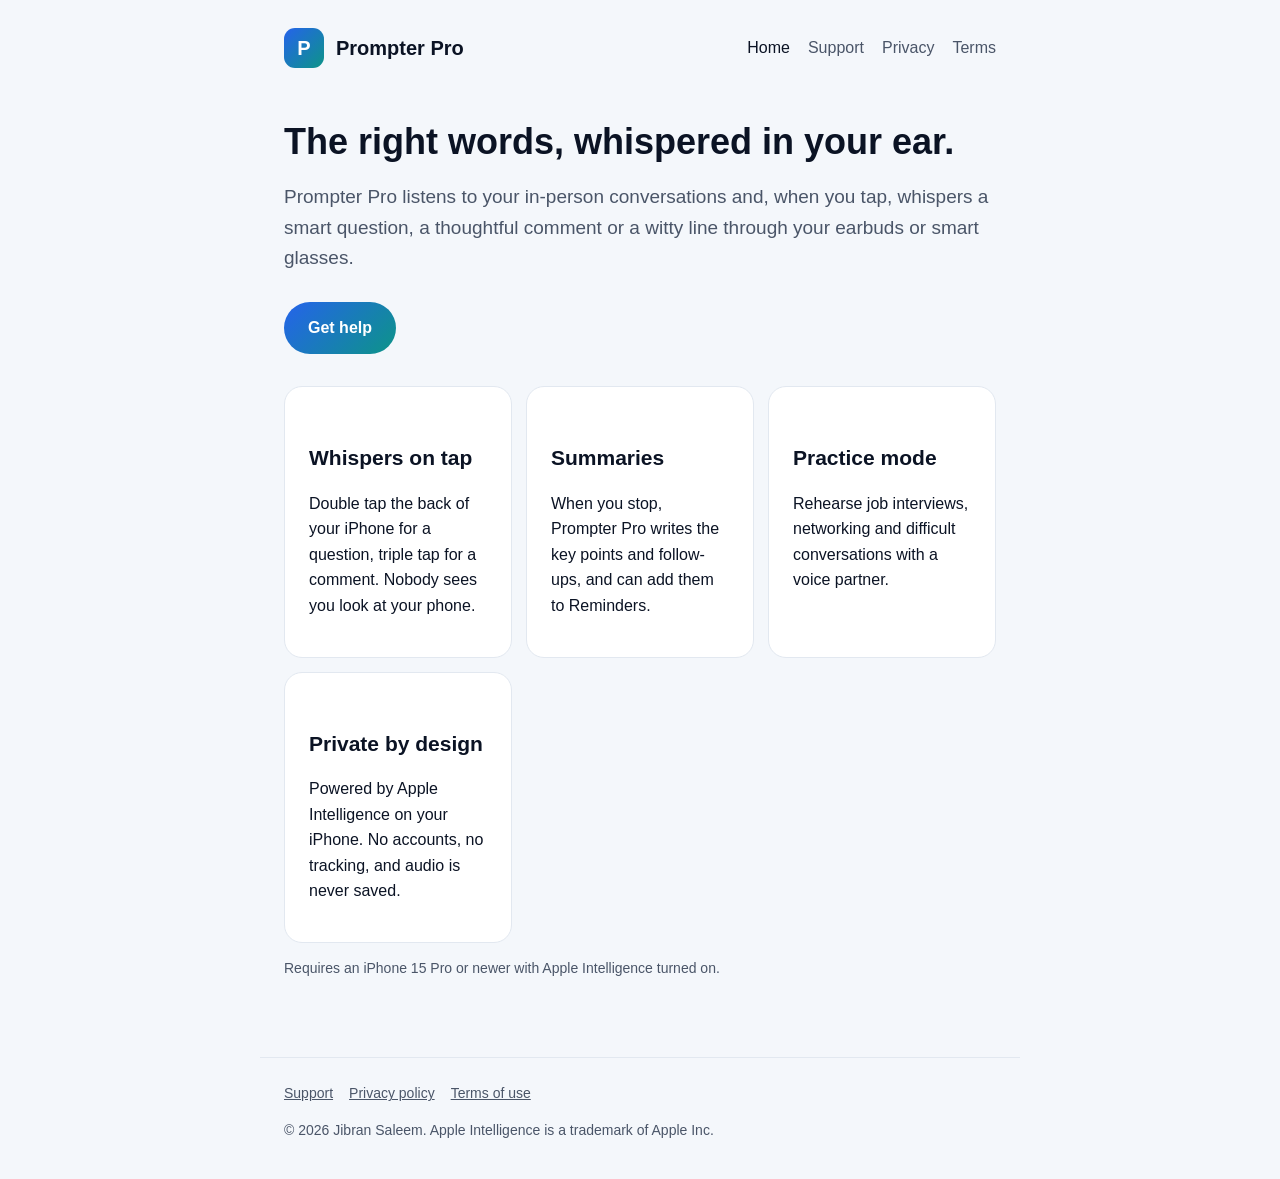
<file: index.html>
<!DOCTYPE html>
<html lang="en-GB">
<head>
<meta charset="utf-8">
<meta name="viewport" content="width=device-width, initial-scale=1">
<title>Prompter Pro: your quiet conversation coach</title>
<meta name="description" content="Prompter Pro whispers the right words in your ear during real conversations.">
<link rel="stylesheet" href="style.css">
</head>
<body>
<header>
  <a class="brand" href="index.html"><span class="logo">P</span>Prompter Pro</a>
  <nav><a href="index.html" class="active">Home</a><a href="support.html">Support</a><a href="privacy.html">Privacy</a><a href="terms.html">Terms</a></nav>
</header>
<main>
<h1>The right words, whispered in your ear.</h1>
<p class="lead">Prompter Pro listens to your in-person conversations and, when you tap, whispers a smart question, a thoughtful comment or a witty line through your earbuds or smart glasses.</p>
<a class="button" href="support.html">Get help</a>
<div class="features" style="margin-top:32px">
  <div class="card"><h2>Whispers on tap</h2><p>Double tap the back of your iPhone for a question, triple tap for a comment. Nobody sees you look at your phone.</p></div>
  <div class="card"><h2>Summaries</h2><p>When you stop, Prompter Pro writes the key points and follow-ups, and can add them to Reminders.</p></div>
  <div class="card"><h2>Practice mode</h2><p>Rehearse job interviews, networking and difficult conversations with a voice partner.</p></div>
  <div class="card"><h2>Private by design</h2><p>Powered by Apple Intelligence on your iPhone. No accounts, no tracking, and audio is never saved.</p></div>
</div>
<p class="small">Requires an iPhone 15 Pro or newer with Apple Intelligence turned on.</p>
</main>
<footer>
  <a href="support.html">Support</a><a href="privacy.html">Privacy policy</a><a href="terms.html">Terms of use</a>
  <p>&copy; 2026 Jibran Saleem. Apple Intelligence is a trademark of Apple Inc.</p>
</footer>
</body>
</html>
</file>
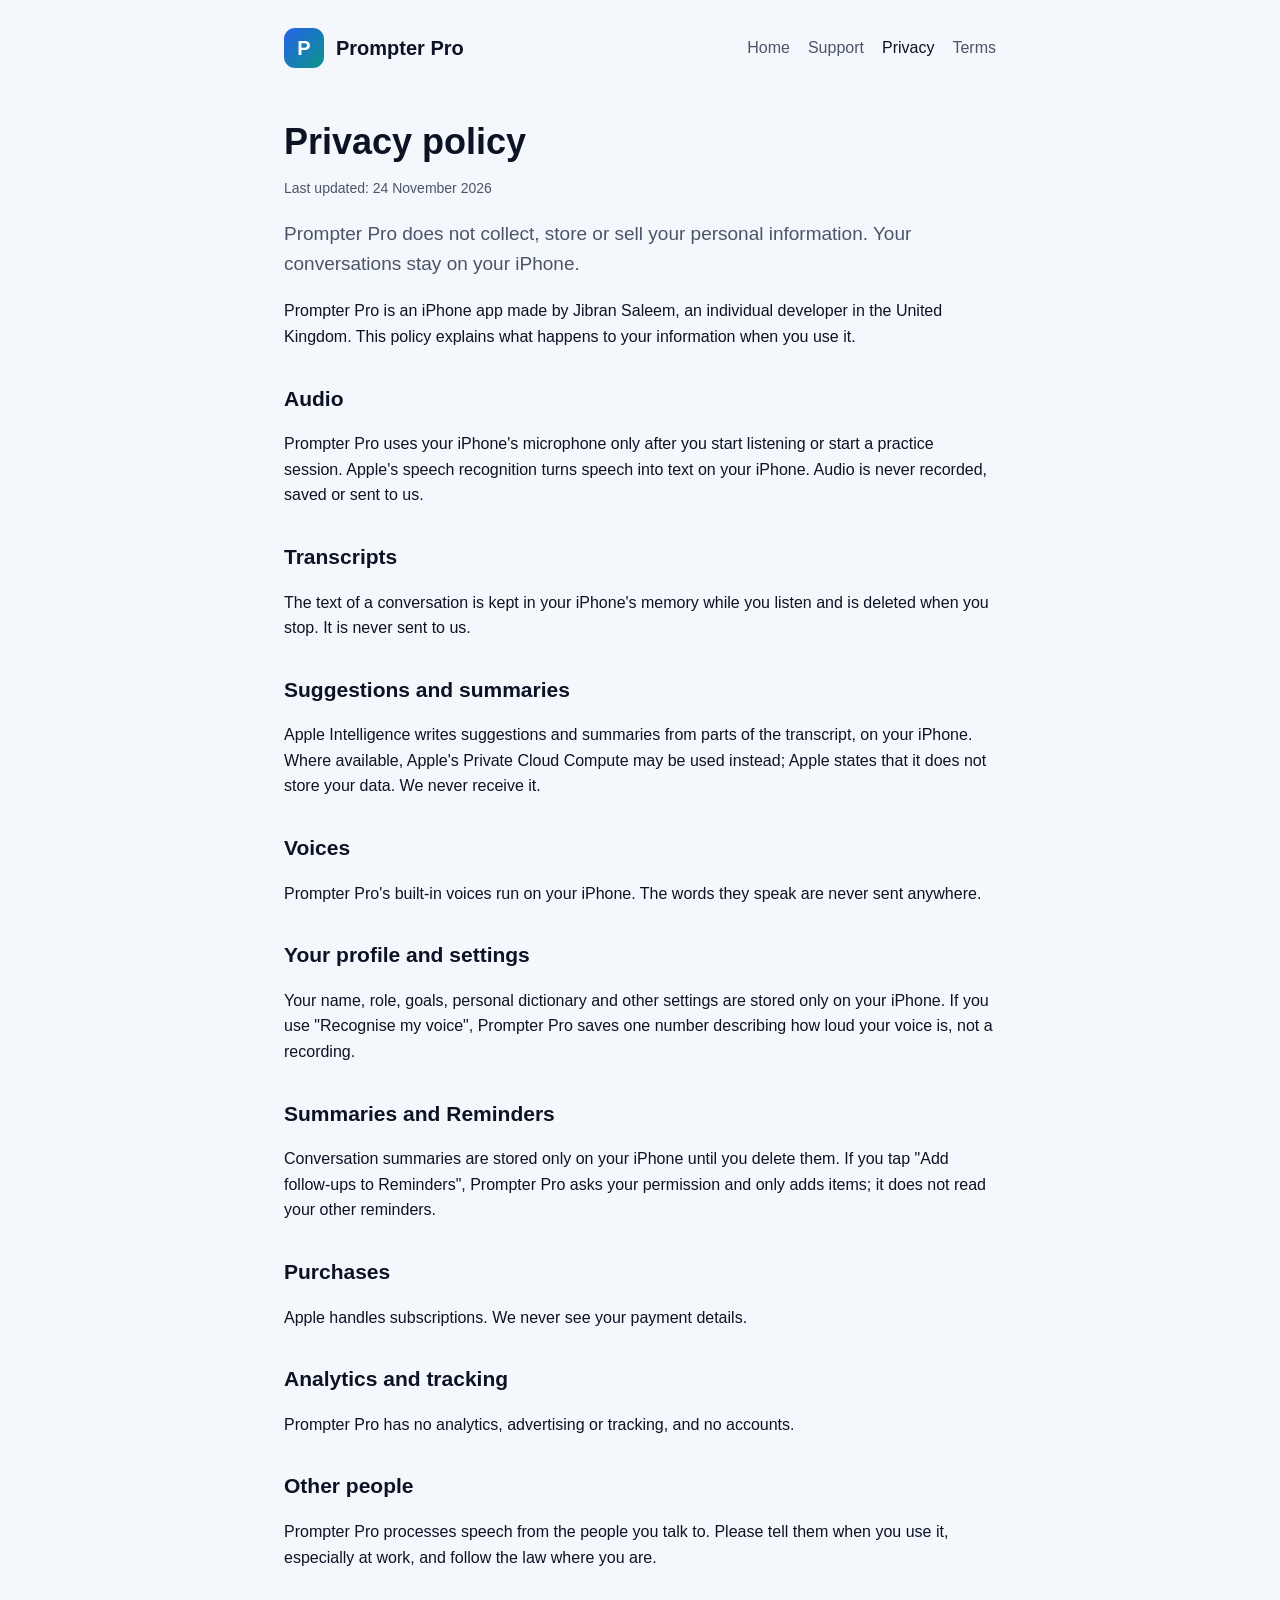
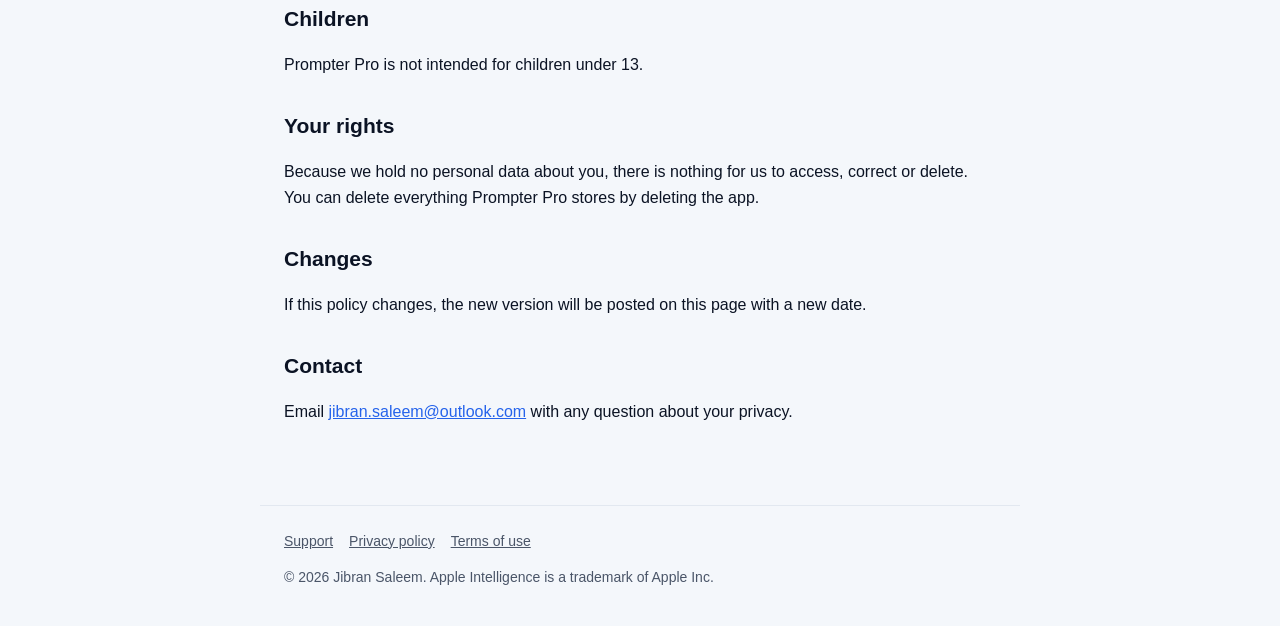
<file: privacy.html>
<!DOCTYPE html>
<html lang="en-GB">
<head>
<meta charset="utf-8">
<meta name="viewport" content="width=device-width, initial-scale=1">
<title>Privacy policy: Prompter Pro</title>
<meta name="description" content="Prompter Pro whispers the right words in your ear during real conversations.">
<link rel="stylesheet" href="style.css">
</head>
<body>
<header>
  <a class="brand" href="index.html"><span class="logo">P</span>Prompter Pro</a>
  <nav><a href="index.html">Home</a><a href="support.html">Support</a><a href="privacy.html" class="active">Privacy</a><a href="terms.html">Terms</a></nav>
</header>
<main>
<h1>Privacy policy</h1>
<p class="small">Last updated: 24 November 2026</p>
<p class="lead">Prompter Pro does not collect, store or sell your personal information. Your conversations stay on your iPhone.</p>
<p>Prompter Pro is an iPhone app made by Jibran Saleem, an individual developer in the United Kingdom. This policy explains what happens to your information when you use it.</p>
<h2>Audio</h2>
<p>Prompter Pro uses your iPhone's microphone only after you start listening or start a practice session. Apple's speech recognition turns speech into text on your iPhone. Audio is never recorded, saved or sent to us.</p>
<h2>Transcripts</h2>
<p>The text of a conversation is kept in your iPhone's memory while you listen and is deleted when you stop. It is never sent to us.</p>
<h2>Suggestions and summaries</h2>
<p>Apple Intelligence writes suggestions and summaries from parts of the transcript, on your iPhone. Where available, Apple's Private Cloud Compute may be used instead; Apple states that it does not store your data. We never receive it.</p>
<h2>Voices</h2>
<p>Prompter Pro's built-in voices run on your iPhone. The words they speak are never sent anywhere.</p>
<h2>Your profile and settings</h2>
<p>Your name, role, goals, personal dictionary and other settings are stored only on your iPhone. If you use "Recognise my voice", Prompter Pro saves one number describing how loud your voice is, not a recording.</p>
<h2>Summaries and Reminders</h2>
<p>Conversation summaries are stored only on your iPhone until you delete them. If you tap "Add follow-ups to Reminders", Prompter Pro asks your permission and only adds items; it does not read your other reminders.</p>
<h2>Purchases</h2>
<p>Apple handles subscriptions. We never see your payment details.</p>
<h2>Analytics and tracking</h2>
<p>Prompter Pro has no analytics, advertising or tracking, and no accounts.</p>
<h2>Other people</h2>
<p>Prompter Pro processes speech from the people you talk to. Please tell them when you use it, especially at work, and follow the law where you are.</p>
<h2>Children</h2>
<p>Prompter Pro is not intended for children under 13.</p>
<h2>Your rights</h2>
<p>Because we hold no personal data about you, there is nothing for us to access, correct or delete. You can delete everything Prompter Pro stores by deleting the app.</p>
<h2>Changes</h2>
<p>If this policy changes, the new version will be posted on this page with a new date.</p>
<h2>Contact</h2>
<p>Email <a href="mailto:jibran.saleem@outlook.com">jibran.saleem@outlook.com</a> with any question about your privacy.</p>
</main>
<footer>
  <a href="support.html">Support</a><a href="privacy.html">Privacy policy</a><a href="terms.html">Terms of use</a>
  <p>&copy; 2026 Jibran Saleem. Apple Intelligence is a trademark of Apple Inc.</p>
</footer>
</body>
</html>
</file>
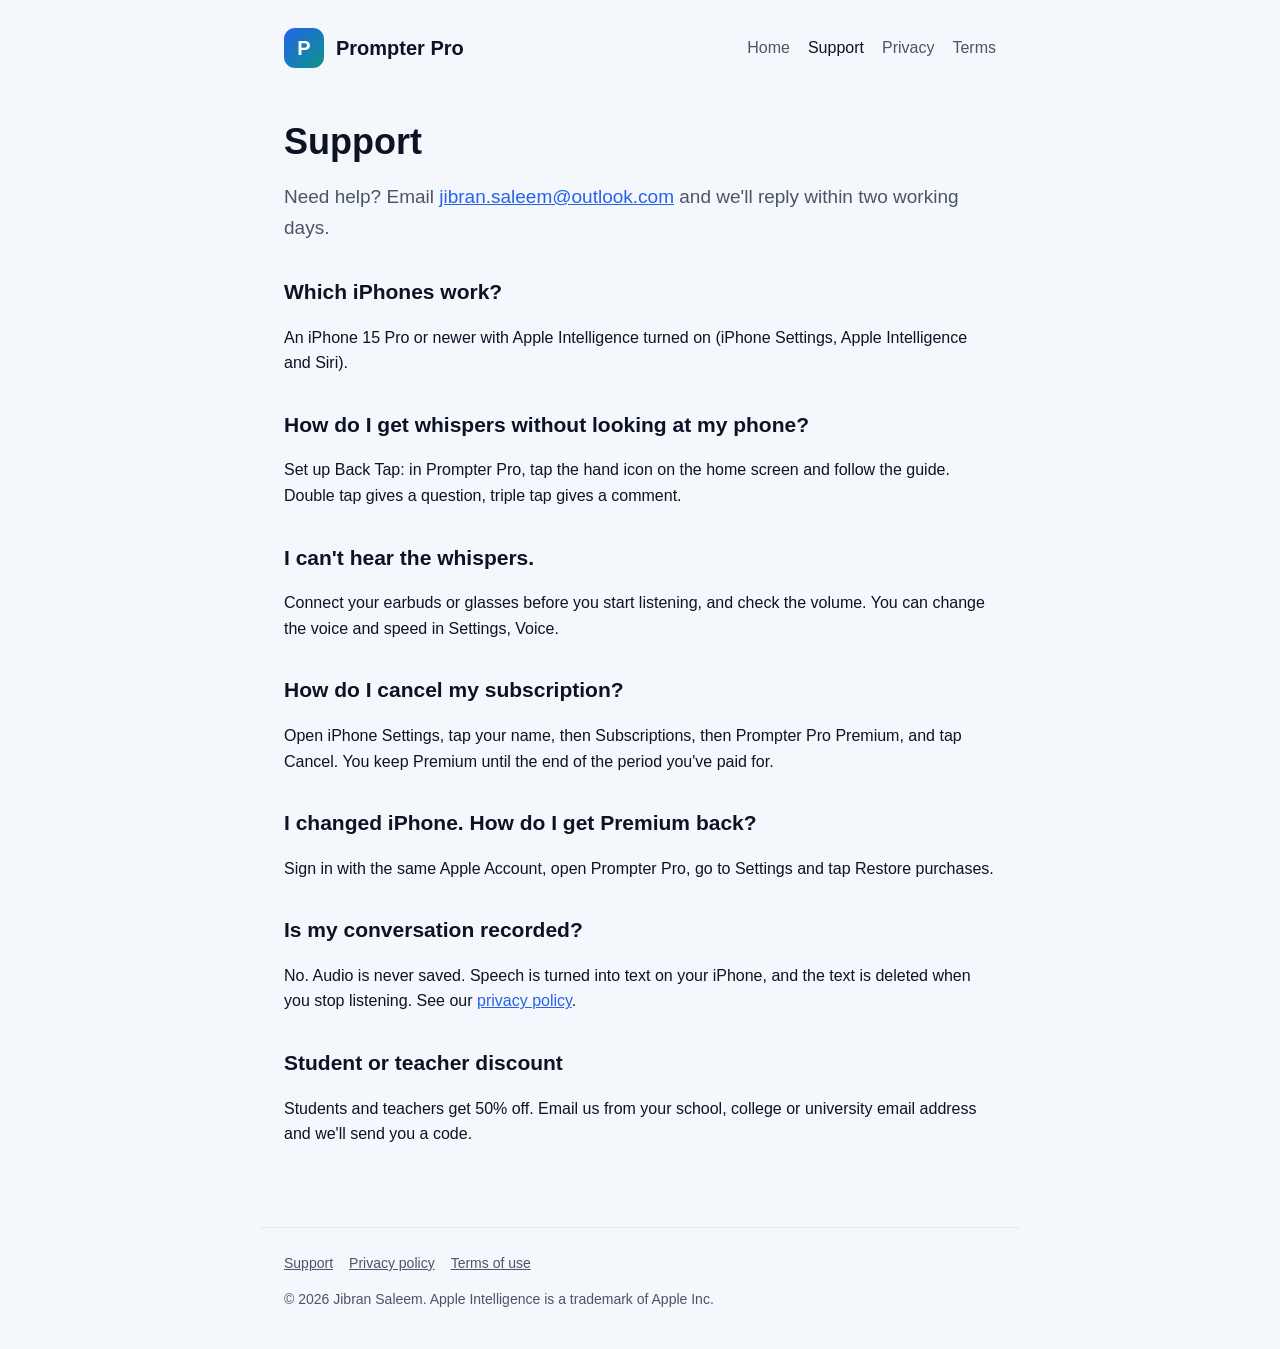
<file: support.html>
<!DOCTYPE html>
<html lang="en-GB">
<head>
<meta charset="utf-8">
<meta name="viewport" content="width=device-width, initial-scale=1">
<title>Support: Prompter Pro</title>
<meta name="description" content="Prompter Pro whispers the right words in your ear during real conversations.">
<link rel="stylesheet" href="style.css">
</head>
<body>
<header>
  <a class="brand" href="index.html"><span class="logo">P</span>Prompter Pro</a>
  <nav><a href="index.html">Home</a><a href="support.html" class="active">Support</a><a href="privacy.html">Privacy</a><a href="terms.html">Terms</a></nav>
</header>
<main>
<h1>Support</h1>
<p class="lead">Need help? Email <a href="mailto:jibran.saleem@outlook.com">jibran.saleem@outlook.com</a> and we'll reply within two working days.</p>
<h2>Which iPhones work?</h2>
<p>An iPhone 15 Pro or newer with Apple Intelligence turned on (iPhone Settings, Apple Intelligence and Siri).</p>
<h2>How do I get whispers without looking at my phone?</h2>
<p>Set up Back Tap: in Prompter Pro, tap the hand icon on the home screen and follow the guide. Double tap gives a question, triple tap gives a comment.</p>
<h2>I can't hear the whispers.</h2>
<p>Connect your earbuds or glasses before you start listening, and check the volume. You can change the voice and speed in Settings, Voice.</p>
<h2>How do I cancel my subscription?</h2>
<p>Open iPhone Settings, tap your name, then Subscriptions, then Prompter Pro Premium, and tap Cancel. You keep Premium until the end of the period you've paid for.</p>
<h2>I changed iPhone. How do I get Premium back?</h2>
<p>Sign in with the same Apple Account, open Prompter Pro, go to Settings and tap Restore purchases.</p>
<h2>Is my conversation recorded?</h2>
<p>No. Audio is never saved. Speech is turned into text on your iPhone, and the text is deleted when you stop listening. See our <a href="privacy.html">privacy policy</a>.</p>
<h2>Student or teacher discount</h2>
<p>Students and teachers get 50% off. Email us from your school, college or university email address and we'll send you a code.</p>
</main>
<footer>
  <a href="support.html">Support</a><a href="privacy.html">Privacy policy</a><a href="terms.html">Terms of use</a>
  <p>&copy; 2026 Jibran Saleem. Apple Intelligence is a trademark of Apple Inc.</p>
</footer>
</body>
</html>
</file>
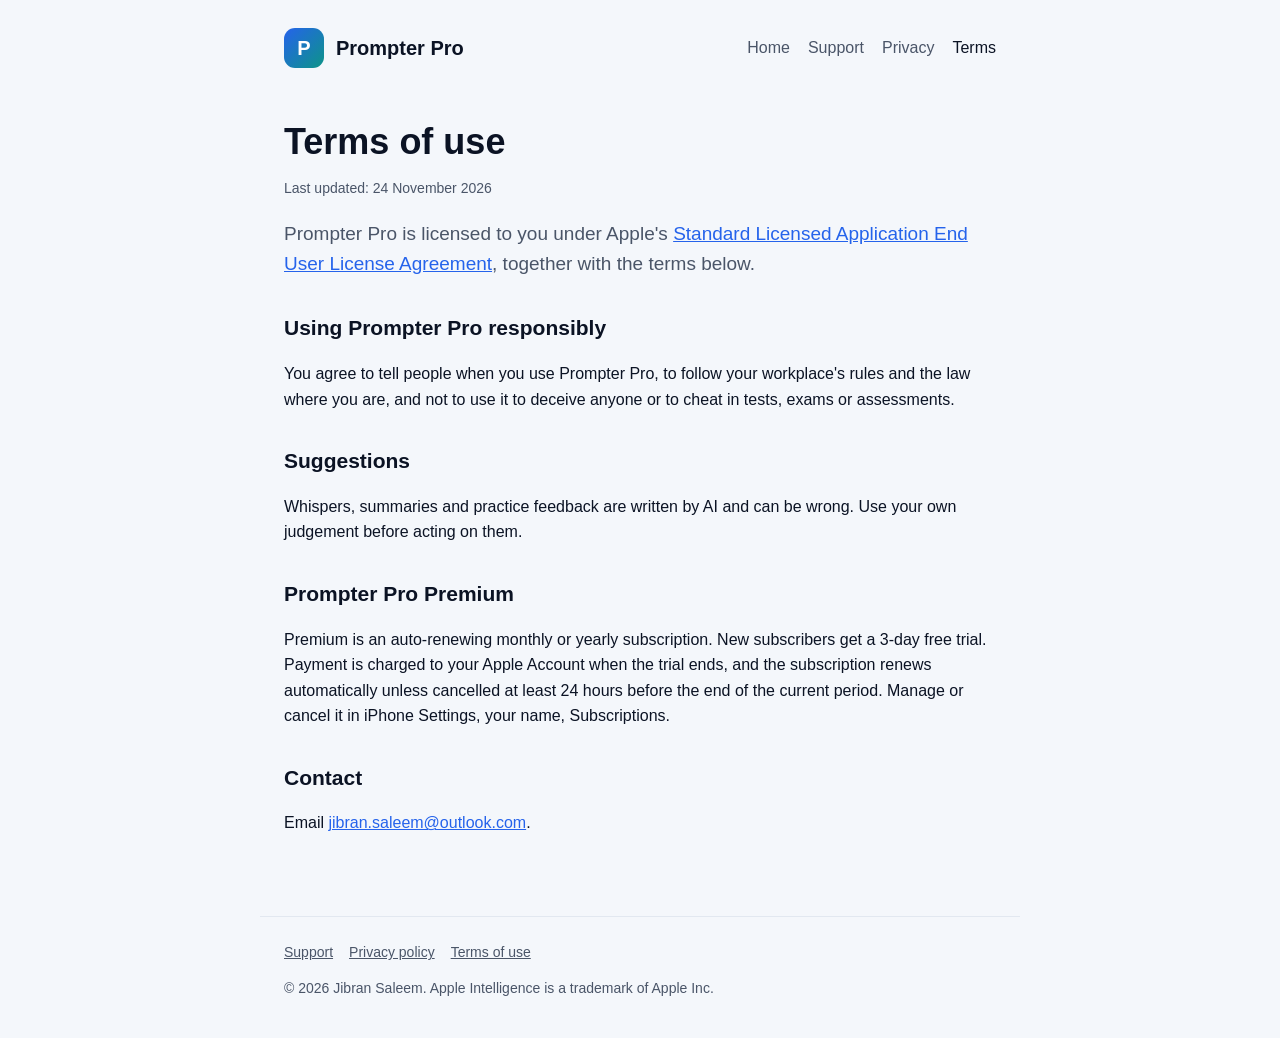
<file: terms.html>
<!DOCTYPE html>
<html lang="en-GB">
<head>
<meta charset="utf-8">
<meta name="viewport" content="width=device-width, initial-scale=1">
<title>Terms of use: Prompter Pro</title>
<meta name="description" content="Prompter Pro whispers the right words in your ear during real conversations.">
<link rel="stylesheet" href="style.css">
</head>
<body>
<header>
  <a class="brand" href="index.html"><span class="logo">P</span>Prompter Pro</a>
  <nav><a href="index.html">Home</a><a href="support.html">Support</a><a href="privacy.html">Privacy</a><a href="terms.html" class="active">Terms</a></nav>
</header>
<main>
<h1>Terms of use</h1>
<p class="small">Last updated: 24 November 2026</p>
<p class="lead">Prompter Pro is licensed to you under Apple's <a href="https://www.apple.com/legal/internet-services/itunes/dev/stdeula/">Standard Licensed Application End User License Agreement</a>, together with the terms below.</p>
<h2>Using Prompter Pro responsibly</h2>
<p>You agree to tell people when you use Prompter Pro, to follow your workplace's rules and the law where you are, and not to use it to deceive anyone or to cheat in tests, exams or assessments.</p>
<h2>Suggestions</h2>
<p>Whispers, summaries and practice feedback are written by AI and can be wrong. Use your own judgement before acting on them.</p>
<h2>Prompter Pro Premium</h2>
<p>Premium is an auto-renewing monthly or yearly subscription. New subscribers get a 3-day free trial. Payment is charged to your Apple Account when the trial ends, and the subscription renews automatically unless cancelled at least 24 hours before the end of the current period. Manage or cancel it in iPhone Settings, your name, Subscriptions.</p>
<h2>Contact</h2>
<p>Email <a href="mailto:jibran.saleem@outlook.com">jibran.saleem@outlook.com</a>.</p>
</main>
<footer>
  <a href="support.html">Support</a><a href="privacy.html">Privacy policy</a><a href="terms.html">Terms of use</a>
  <p>&copy; 2026 Jibran Saleem. Apple Intelligence is a trademark of Apple Inc.</p>
</footer>
</body>
</html>
</file>
<file: style.css>
:root { --bg:#0A1020; --card:#121A2E; --text:#F4F7FB; --muted:#A9B4C8; --blue:#2563EB; --teal:#0D9488; --line:#22304D; }
@media (prefers-color-scheme: light) { :root { --bg:#F4F7FB; --card:#FFFFFF; --text:#0B1324; --muted:#4A5568; --line:#E2E8F0; } }
* { box-sizing: border-box; }
body { margin:0; font-family:-apple-system, BlinkMacSystemFont, "SF Pro Text", "Segoe UI", Roboto, sans-serif; background:var(--bg); color:var(--text); line-height:1.6; }
a { color:var(--blue); }
header { max-width:760px; margin:0 auto; padding:28px 24px 0; display:flex; align-items:center; justify-content:space-between; gap:16px; flex-wrap:wrap; }
.brand { display:flex; align-items:center; gap:12px; text-decoration:none; color:var(--text); font-weight:700; font-size:20px; }
.logo { width:40px; height:40px; border-radius:11px; background:linear-gradient(135deg,var(--blue),var(--teal)); display:grid; place-items:center; color:#fff; font-weight:800; }
nav a { margin-left:18px; color:var(--muted); text-decoration:none; font-weight:500; }
nav a:hover, nav a.active { color:var(--text); }
main { max-width:760px; margin:0 auto; padding:24px; }
h1 { font-size:36px; line-height:1.2; margin:28px 0 8px; }
h2 { font-size:21px; margin:32px 0 6px; }
.lead { font-size:19px; color:var(--muted); }
.card { background:var(--card); border:1px solid var(--line); border-radius:18px; padding:22px 24px; margin:18px 0; }
.button { display:inline-block; background:linear-gradient(135deg,var(--blue),var(--teal)); color:#fff; text-decoration:none; padding:13px 24px; border-radius:999px; font-weight:600; margin-top:10px; }
.features { display:grid; grid-template-columns:repeat(auto-fit,minmax(210px,1fr)); gap:14px; }
.features .card { margin:0; }
.small { color:var(--muted); font-size:14px; }
footer { max-width:760px; margin:40px auto 0; padding:24px; border-top:1px solid var(--line); color:var(--muted); font-size:14px; }
footer a { color:var(--muted); margin-right:16px; }
</file>
